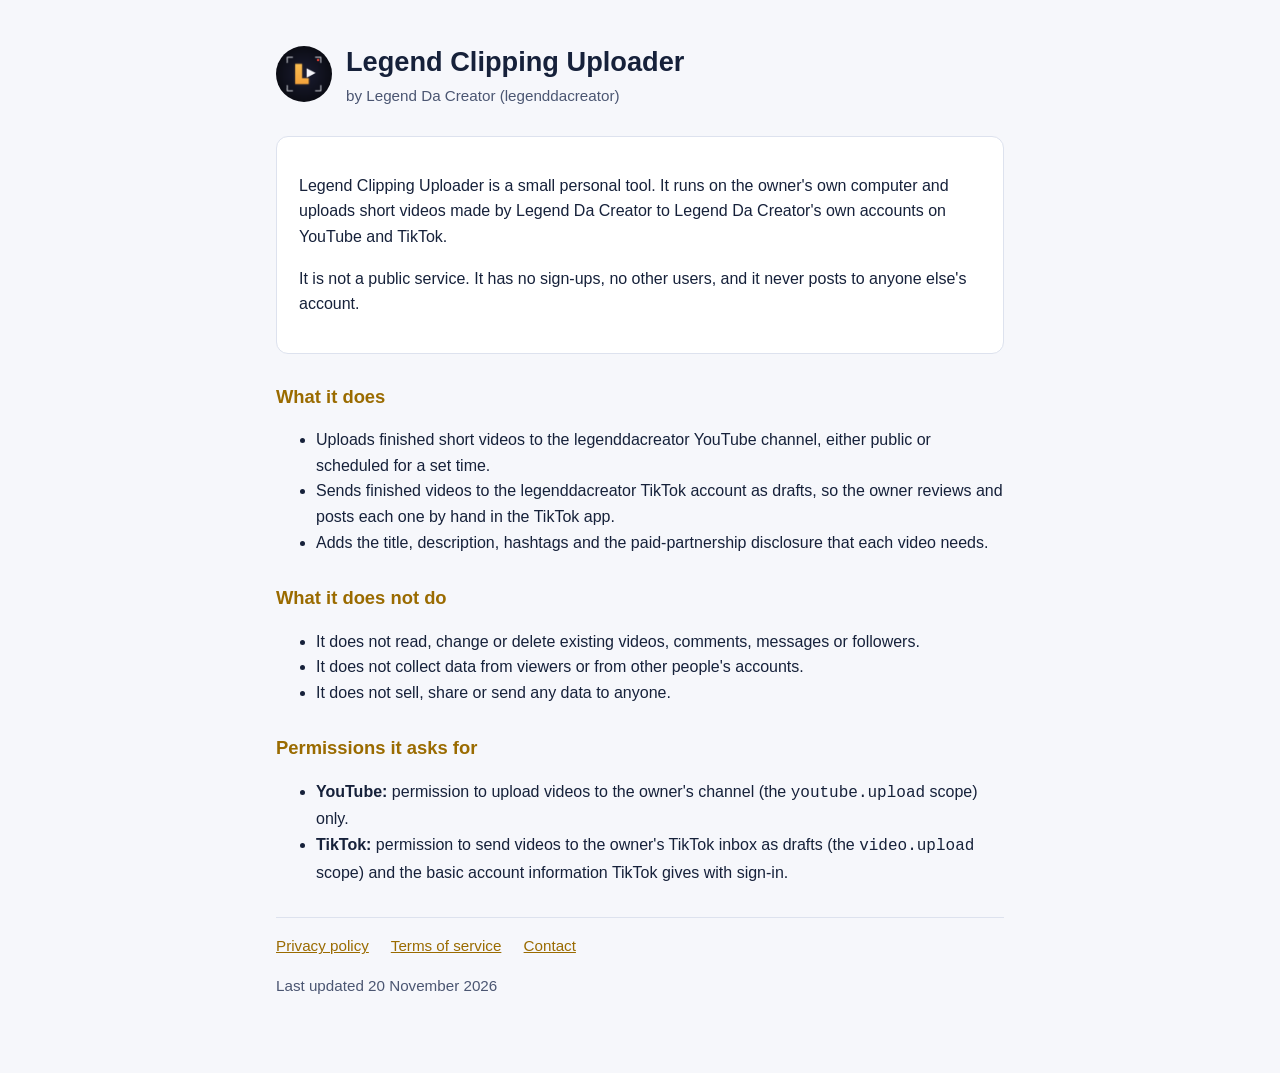
<file: index.html>
<!doctype html>
<html lang="en">
<head>
<meta charset="utf-8">
<meta name="viewport" content="width=device-width, initial-scale=1">
<title>Legend Clipping Uploader</title>
<meta name="description" content="A personal tool that uploads Legend Da Creator's own short videos to its own YouTube and TikTok accounts.">
<link rel="icon" href="logo.png">
<link rel="stylesheet" href="style.css">
</head>
<body>
<main>
<header>
  <img src="logo.png" alt="Legend Da Creator logo">
  <div>
    <h1>Legend Clipping Uploader</h1>
    <div class="muted">by Legend Da Creator (legenddacreator)</div>
  </div>
</header>

<div class="card">
  <p>Legend Clipping Uploader is a small personal tool. It runs on the owner's own computer and uploads short videos made by Legend Da Creator to Legend Da Creator's own accounts on YouTube and TikTok.</p>
  <p>It is not a public service. It has no sign-ups, no other users, and it never posts to anyone else's account.</p>
</div>

<h2>What it does</h2>
<ul>
  <li>Uploads finished short videos to the legenddacreator YouTube channel, either public or scheduled for a set time.</li>
  <li>Sends finished videos to the legenddacreator TikTok account as drafts, so the owner reviews and posts each one by hand in the TikTok app.</li>
  <li>Adds the title, description, hashtags and the paid-partnership disclosure that each video needs.</li>
</ul>

<h2>What it does not do</h2>
<ul>
  <li>It does not read, change or delete existing videos, comments, messages or followers.</li>
  <li>It does not collect data from viewers or from other people's accounts.</li>
  <li>It does not sell, share or send any data to anyone.</li>
</ul>

<h2>Permissions it asks for</h2>
<ul>
  <li><strong>YouTube:</strong> permission to upload videos to the owner's channel (the <code>youtube.upload</code> scope) only.</li>
  <li><strong>TikTok:</strong> permission to send videos to the owner's TikTok inbox as drafts (the <code>video.upload</code> scope) and the basic account information TikTok gives with sign-in.</li>
</ul>

<nav>
  <a href="privacy.html">Privacy policy</a>
  <a href="terms.html">Terms of service</a>
  <a href="https://github.com/ovie012/legend-clipping-uploader/issues">Contact</a>
</nav>
<p class="muted">Last updated 20 November 2026</p>
</main>
</body>
</html>
</file>
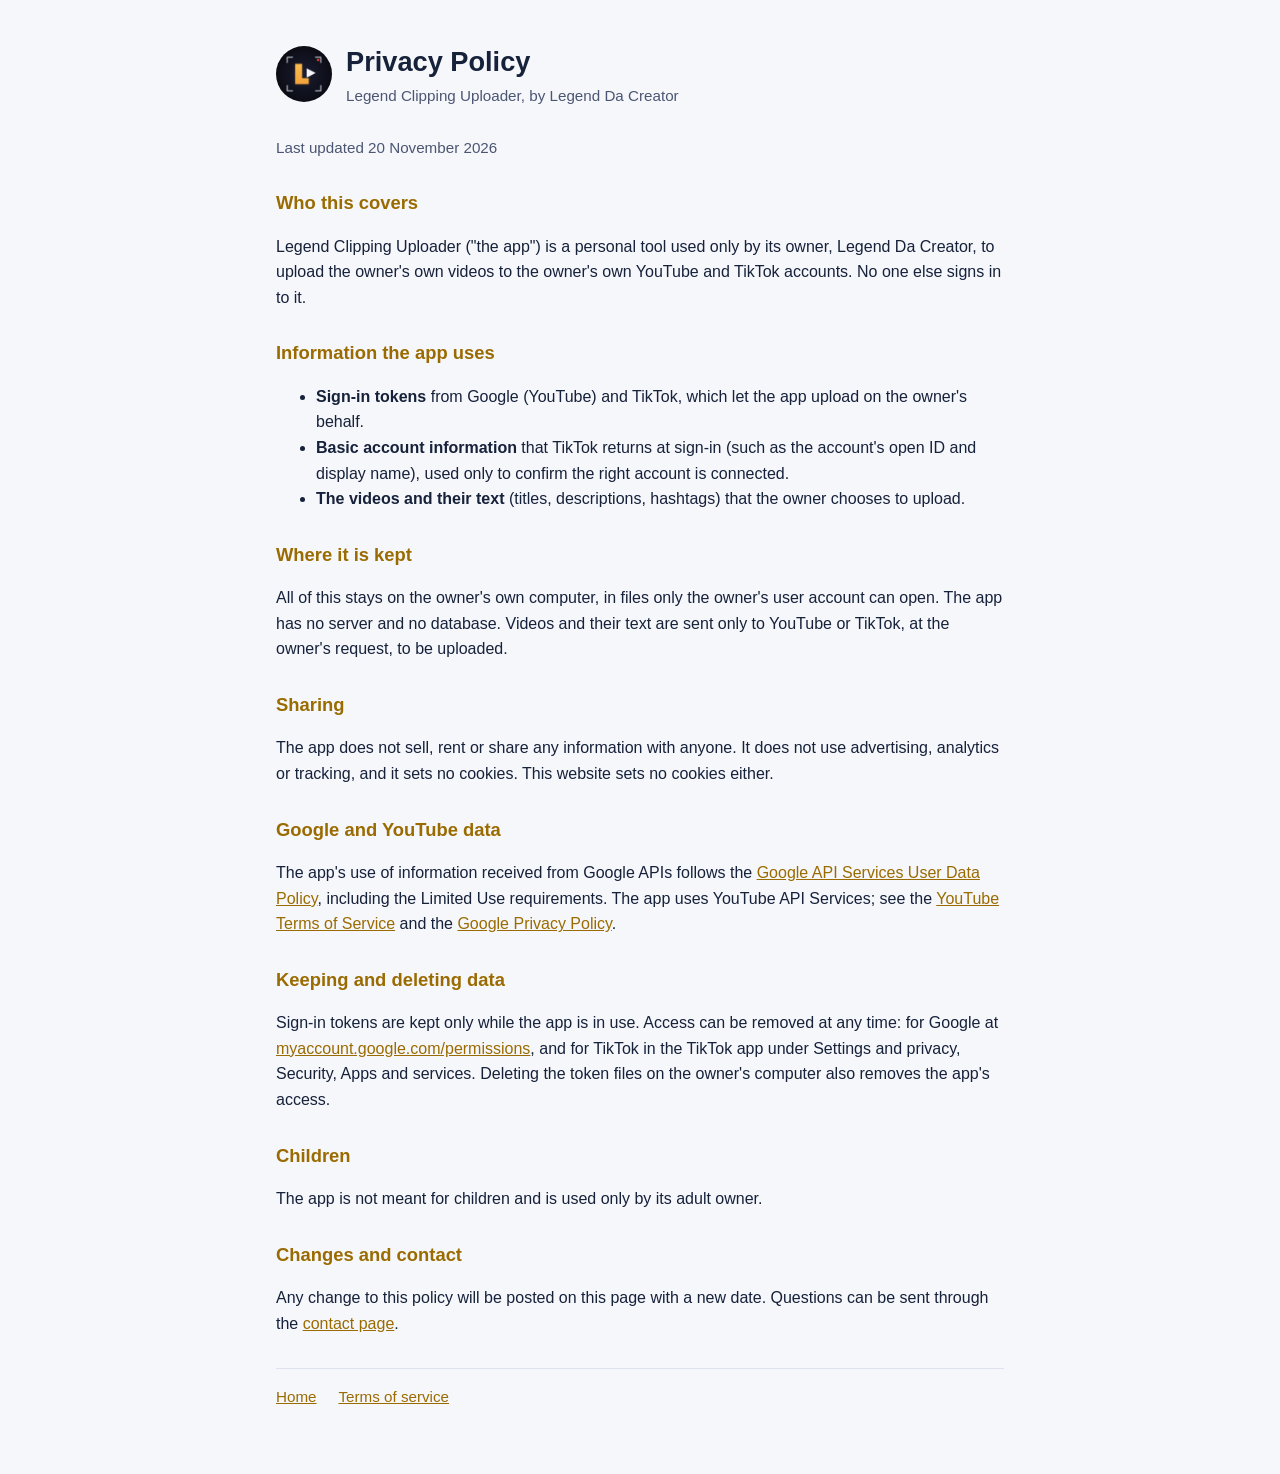
<file: privacy.html>
<!doctype html>
<html lang="en">
<head>
<meta charset="utf-8">
<meta name="viewport" content="width=device-width, initial-scale=1">
<title>Privacy Policy</title>
<meta name="description" content="Privacy policy for Legend Clipping Uploader.">
<link rel="icon" href="logo.png">
<link rel="stylesheet" href="style.css">
</head>
<body>
<main>
<header>
  <img src="logo.png" alt="Legend Da Creator logo">
  <div>
    <h1>Privacy Policy</h1>
    <div class="muted">Legend Clipping Uploader, by Legend Da Creator</div>
  </div>
</header>

<p class="muted">Last updated 20 November 2026</p>

<h2>Who this covers</h2>
<p>Legend Clipping Uploader ("the app") is a personal tool used only by its owner, Legend Da Creator, to upload the owner's own videos to the owner's own YouTube and TikTok accounts. No one else signs in to it.</p>

<h2>Information the app uses</h2>
<ul>
  <li><strong>Sign-in tokens</strong> from Google (YouTube) and TikTok, which let the app upload on the owner's behalf.</li>
  <li><strong>Basic account information</strong> that TikTok returns at sign-in (such as the account's open ID and display name), used only to confirm the right account is connected.</li>
  <li><strong>The videos and their text</strong> (titles, descriptions, hashtags) that the owner chooses to upload.</li>
</ul>

<h2>Where it is kept</h2>
<p>All of this stays on the owner's own computer, in files only the owner's user account can open. The app has no server and no database. Videos and their text are sent only to YouTube or TikTok, at the owner's request, to be uploaded.</p>

<h2>Sharing</h2>
<p>The app does not sell, rent or share any information with anyone. It does not use advertising, analytics or tracking, and it sets no cookies. This website sets no cookies either.</p>

<h2>Google and YouTube data</h2>
<p>The app's use of information received from Google APIs follows the <a href="https://developers.google.com/terms/api-services-user-data-policy">Google API Services User Data Policy</a>, including the Limited Use requirements. The app uses YouTube API Services; see the <a href="https://www.youtube.com/t/terms">YouTube Terms of Service</a> and the <a href="https://policies.google.com/privacy">Google Privacy Policy</a>.</p>

<h2>Keeping and deleting data</h2>
<p>Sign-in tokens are kept only while the app is in use. Access can be removed at any time: for Google at <a href="https://myaccount.google.com/permissions">myaccount.google.com/permissions</a>, and for TikTok in the TikTok app under Settings and privacy, Security, Apps and services. Deleting the token files on the owner's computer also removes the app's access.</p>

<h2>Children</h2>
<p>The app is not meant for children and is used only by its adult owner.</p>

<h2>Changes and contact</h2>
<p>Any change to this policy will be posted on this page with a new date. Questions can be sent through the <a href="https://github.com/ovie012/legend-clipping-uploader/issues">contact page</a>.</p>

<nav>
  <a href="index.html">Home</a>
  <a href="terms.html">Terms of service</a>
</nav>
</main>
</body>
</html>
</file>
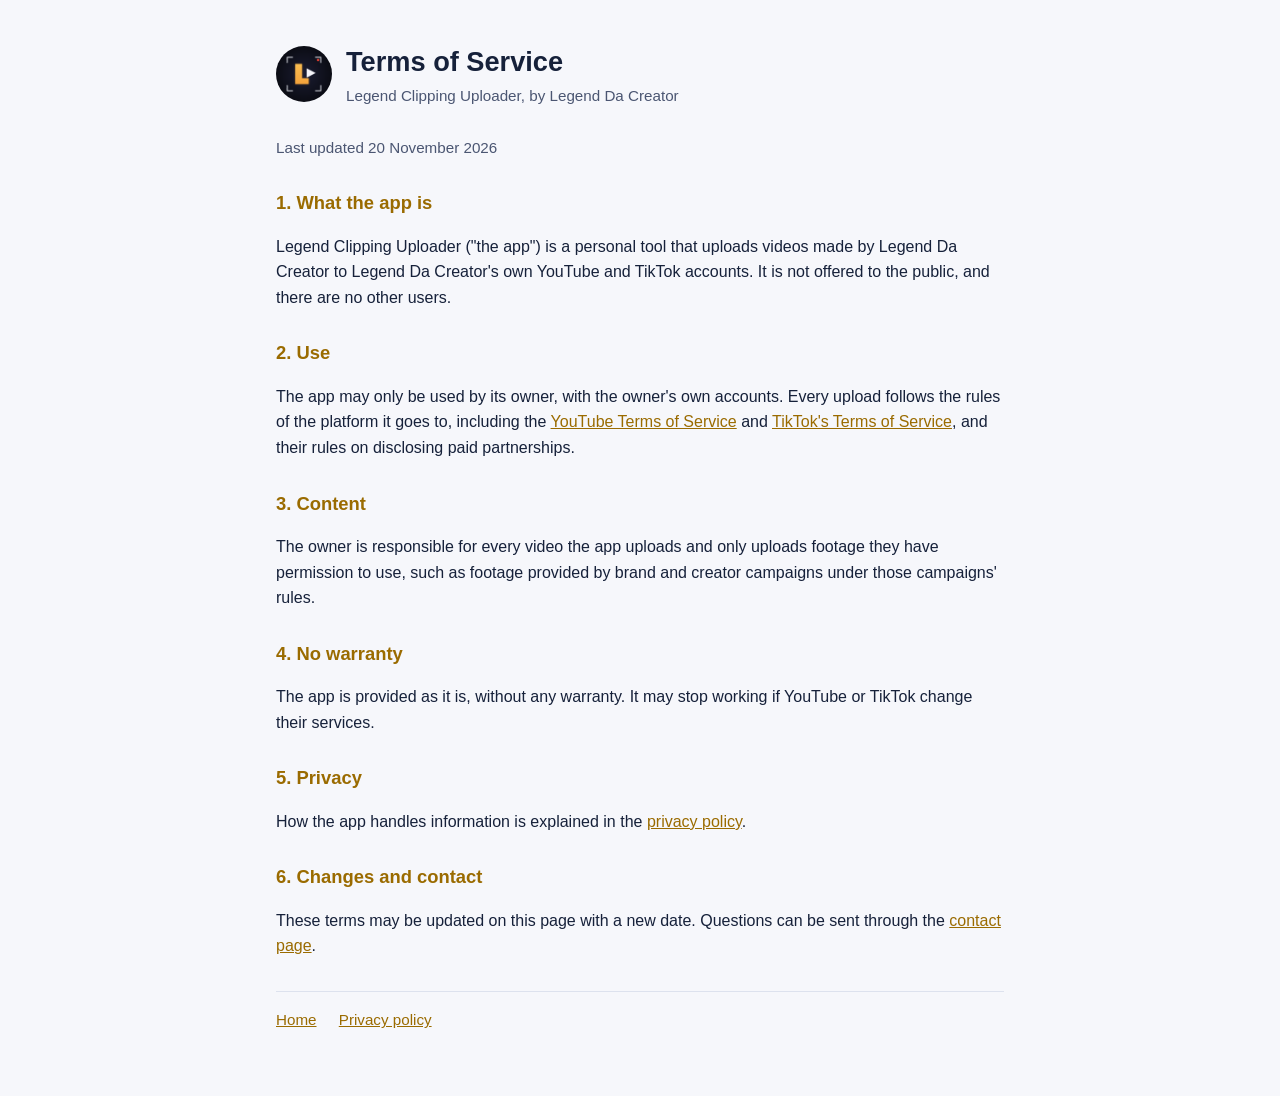
<file: terms.html>
<!doctype html>
<html lang="en">
<head>
<meta charset="utf-8">
<meta name="viewport" content="width=device-width, initial-scale=1">
<title>Terms of Service</title>
<meta name="description" content="Terms of service for Legend Clipping Uploader.">
<link rel="icon" href="logo.png">
<link rel="stylesheet" href="style.css">
</head>
<body>
<main>
<header>
  <img src="logo.png" alt="Legend Da Creator logo">
  <div>
    <h1>Terms of Service</h1>
    <div class="muted">Legend Clipping Uploader, by Legend Da Creator</div>
  </div>
</header>

<p class="muted">Last updated 20 November 2026</p>

<h2>1. What the app is</h2>
<p>Legend Clipping Uploader ("the app") is a personal tool that uploads videos made by Legend Da Creator to Legend Da Creator's own YouTube and TikTok accounts. It is not offered to the public, and there are no other users.</p>

<h2>2. Use</h2>
<p>The app may only be used by its owner, with the owner's own accounts. Every upload follows the rules of the platform it goes to, including the <a href="https://www.youtube.com/t/terms">YouTube Terms of Service</a> and <a href="https://www.tiktok.com/legal/page/global/terms-of-service/en">TikTok's Terms of Service</a>, and their rules on disclosing paid partnerships.</p>

<h2>3. Content</h2>
<p>The owner is responsible for every video the app uploads and only uploads footage they have permission to use, such as footage provided by brand and creator campaigns under those campaigns' rules.</p>

<h2>4. No warranty</h2>
<p>The app is provided as it is, without any warranty. It may stop working if YouTube or TikTok change their services.</p>

<h2>5. Privacy</h2>
<p>How the app handles information is explained in the <a href="privacy.html">privacy policy</a>.</p>

<h2>6. Changes and contact</h2>
<p>These terms may be updated on this page with a new date. Questions can be sent through the <a href="https://github.com/ovie012/legend-clipping-uploader/issues">contact page</a>.</p>

<nav>
  <a href="index.html">Home</a>
  <a href="privacy.html">Privacy policy</a>
</nav>
</main>
</body>
</html>
</file>
<file: style.css>
:root{--bg:#0f1729;--card:#16213a;--text:#e8ecf4;--muted:#a9b3c7;--gold:#e6b450;--line:#2a3654}
@media (prefers-color-scheme: light){:root{--bg:#f6f7fb;--card:#ffffff;--text:#16213a;--muted:#4b5672;--gold:#9a6b00;--line:#dde2ee}}
*{box-sizing:border-box}
body{margin:0;overflow-wrap:anywhere;background:var(--bg);color:var(--text);font:16px/1.6 -apple-system,BlinkMacSystemFont,"Segoe UI",Roboto,Arial,sans-serif}
main{max-width:760px;margin:0 auto;padding:40px 16px 64px}
header{display:flex;align-items:center;gap:14px;margin-bottom:28px}
header img{width:56px;height:56px;border-radius:50%}
h1{font-size:1.7rem;margin:0}
h2{font-size:1.15rem;margin:28px 0 8px;color:var(--gold)}
p,li{color:var(--text)}
.muted{color:var(--muted);font-size:.95rem}
.card{background:var(--card);border:1px solid var(--line);border-radius:12px;padding:20px 22px}
nav{margin-top:32px;padding-top:16px;border-top:1px solid var(--line);font-size:.95rem}
nav a{color:var(--gold);margin-right:18px}
a{color:var(--gold)}
</file>
